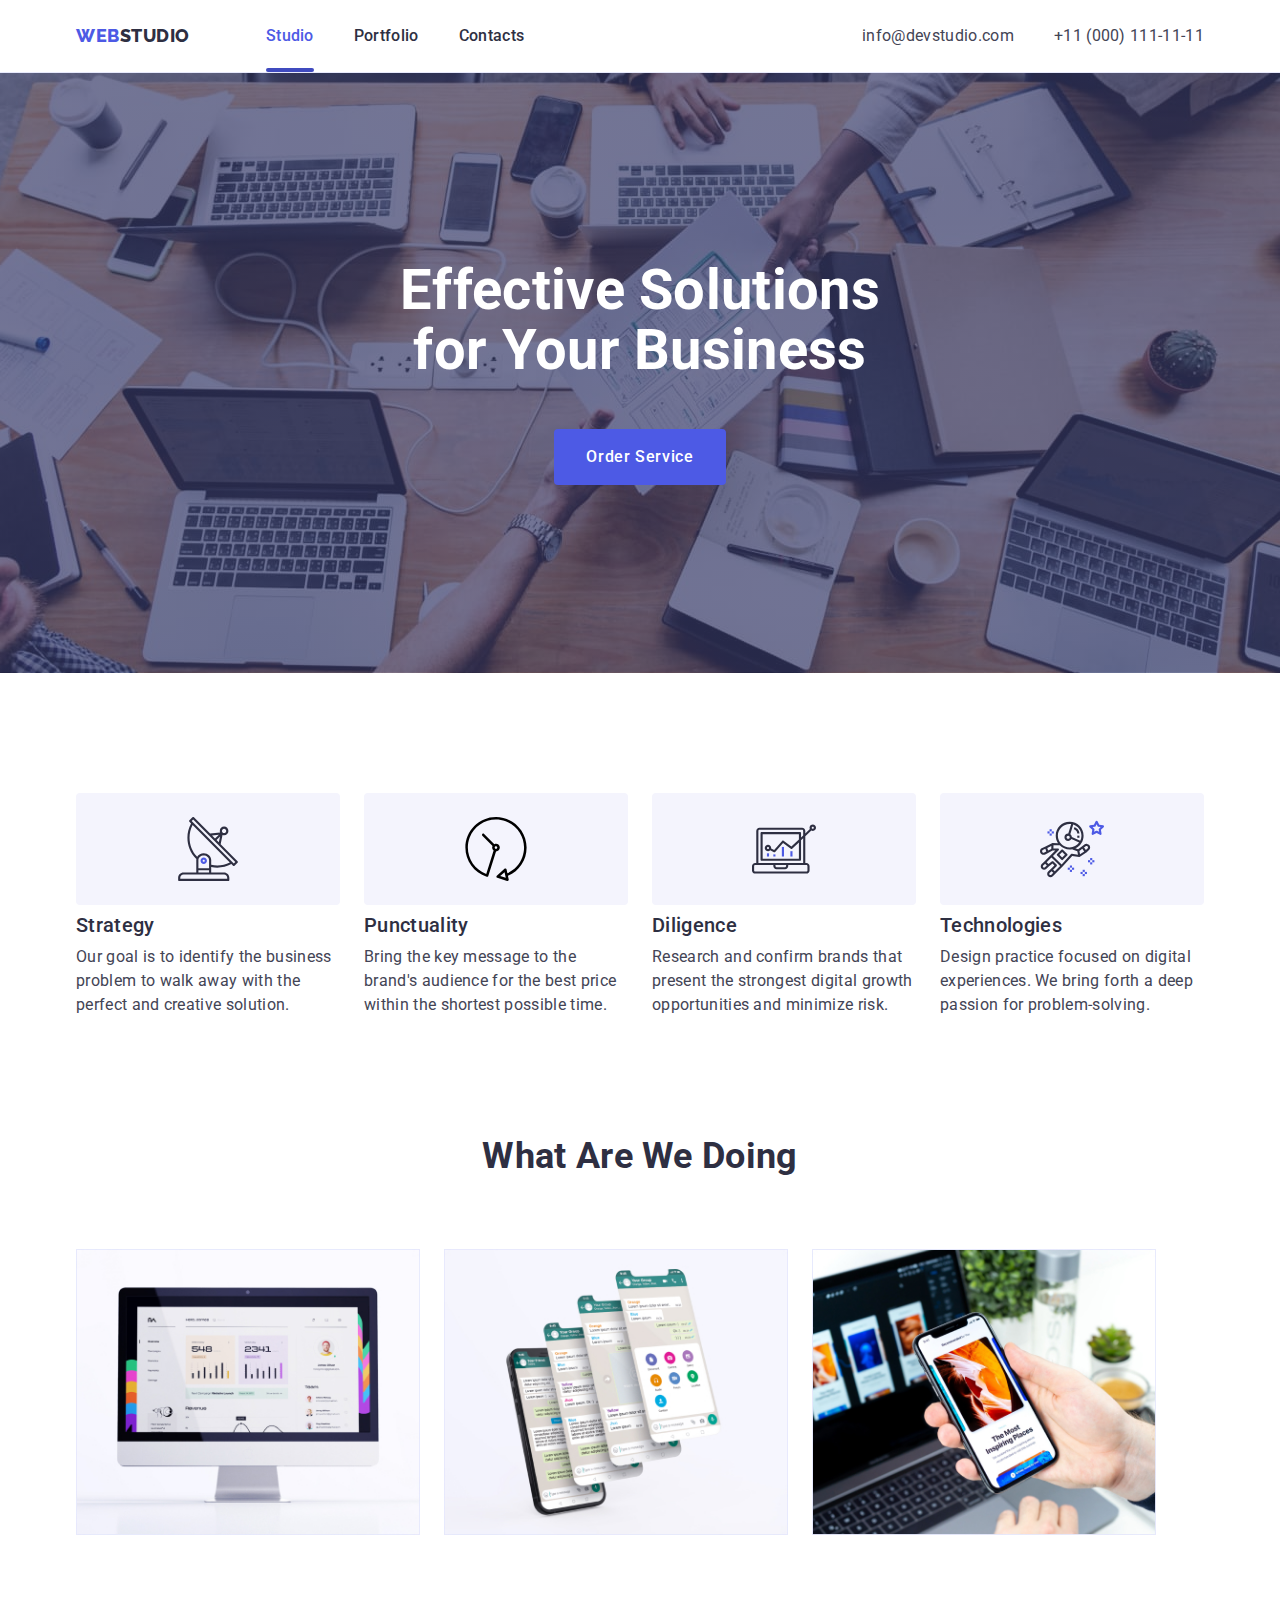
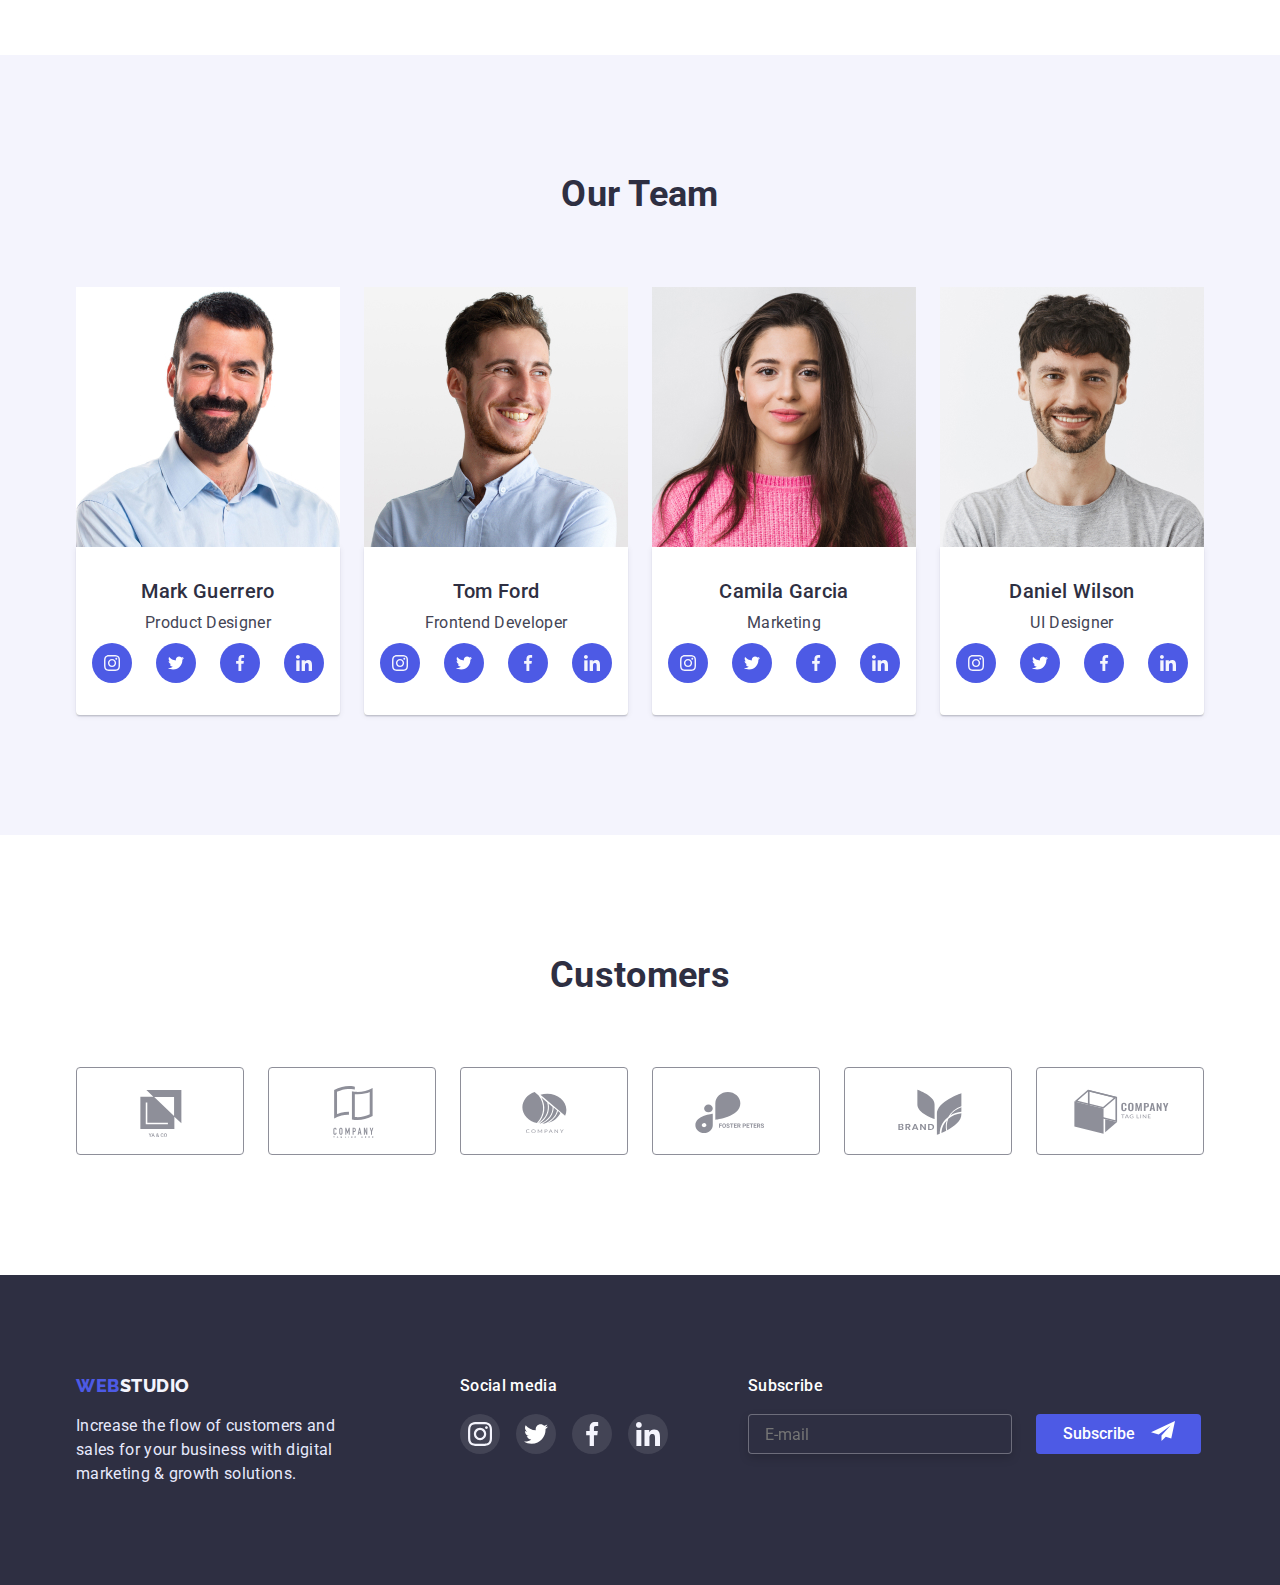
<file: index.html>
<!DOCTYPE html>
<html lang="en">
<head>
  <meta charset="UTF-8" />
  <meta http-equiv="X-UA-Compatible" content="IE=edge" />
  <meta name="viewport" content="width=device-width, initial-scale=1.0" />
  <title>WebStudio</title>
  <link rel="preconnect" href="https://fonts.googleapis.com" />
  <link rel="preconnect" href="https://fonts.gstatic.com" crossorigin />
  <link href="https://fonts.googleapis.com/css2?family=Raleway:wght@800&family=Roboto:wght@400;500;700;900&display=swap"
    rel="stylesheet" />
  <link rel="stylesheet" href="https://cdn.jsdelivr.net/npm/modern-normalize@1.1.0/modern-normalize.min.css" />
  <link rel="stylesheet" href="./css/styles.css" />
</head>

<body>
  <!--Top line-->
  <header class="header">
    <div class="header-container container">
      <a class="logo" href="./index.html">
        WEB<span class="logo-header">STUDIO</span>
      </a>
      <nav class="header-nav">
        <ul class="site-nav">
          <li>
            <a class="site-nav-link link current" href="./index.html">Studio</a>
          </li>
          <li>
            <a class="site-nav-link link" href="./portfolio.html">Portfolio</a>
          </li>
          <li><a class="site-nav-link link" href="">Contacts</a></li>
        </ul>
      </nav>
      <address>
        <ul class="contacts">
          <li>
            <a class="contact-link" href="mailto:info@devstudio.com">info@devstudio.com</a>
          </li>
          <li>
            <a class="contact-link" href="tel:+110001111111">+11 (000) 111-11-11</a>
          </li>
        </ul>
      </address>
    </div>
  </header>
  <!--Hero IMAGE-->
  <main class="main">
    <div class="main-container container"></div>
    <section class="hero">
      <div class="container">
        <h1 class="hero-title">Effective Solutions for Your Business</h1>
        <button class="button-hero" data-modal-open type="button">Order Service</button>
      </div>
    </section>
    <!--Section #1-->
    <section class="feature section">
      <div class="container">
        <h2 class="hidden">Strategy Punctuality Diligence Technologies</h2>
        <ul class="features-list">
          <li class="feature-item">
            <div class="features-item">
              <svg class="feature-icon">
                <use href="./images/svg/icons.svg#icon-antenna"></use>
              </svg>
            </div>
            <h3 class="feature-title">Strategy</h3>
            <p class="feature-text">
              Our goal is to identify the business problem to walk away with
              the perfect and creative solution.
            </p>
          </li>
          <li class="feature-item">
            <div class="features-item">
              <svg class="feature-icon">
                <use href="./images/svg/icons.svg#icon-clock"></use>
              </svg>
            </div>
            <h3 class="feature-title">Punctuality</h3>
            <p class="feature-text">
              Bring the key message to the brand's audience for the best price
              within the shortest possible time.
            </p>
          </li>
          <li class="feature-item">
            <div class="features-item">
              <svg class="feature-icon">
                <use href="./images/svg/icons.svg#icon-diagram"></use>
              </svg>
            </div>

            <h3 class="feature-title">Diligence</h3>
            <p class="feature-text">
              Research and confirm brands that present the strongest digital
              growth opportunities and minimize risk.
            </p>
          </li>
          <li class="feature-item">
            <div class="features-item">
              <svg class="feature-icon">
                <use href="./images/svg/icons.svg#icon-astronaut"></use>
              </svg>
            </div>

            <h3 class="feature-title">Technologies</h3>
            <p class="feature-text">
              Design practice focused on digital experiences. We bring forth a
              deep passion for problem-solving.
            </p>
          </li>
        </ul>
      </div>
    </section>
    <!--Section 2-->
    <section class="work section">
      <div class="container">
        <h2 class="work-title">What are we doing</h2>
        <ul class="work-list">
          <li class="work-item">
            <img src="./images/Section_2/img_1.jpg" alt="examples of work" width="360" height="300" />
          </li>
          <li class="work-item">
            <img src="./images/Section_2/img_2.jpg" alt="examples of work" width="360" height="300" />
          </li>
          <li class="work-item">
            <img src="./images/Section_2/img_3.jpg" alt="examples of work" width="360" height="300" />
          </li>
        </ul>
      </div>
    </section>
    <!--Section 3-->
    <section class="team section">
      <div class="container">
        <h2 class="team-title">Our Team</h2>
        <ul class="team-list">
          <li class="team-member">
            <img src="./images/Section_3/Mark_Guerrero.jpg" alt="foto Mark Guerrero" width="264" height="260" />
            <div class="txt-content">
              <h3 class="team-member-title">Mark Guerrero</h3>
              <p class="team-text">Product Designer</p>
              <ul class="socials list">
                <li class="social-item">
                  <a class="social-link link" href="https://www.instagram.com/" aria-label="instagram" target="_blank"
                    rel="noreferrer noopener">
                    <svg class="social-icon" width="16" height="16">
                      <use href="./images/svg/icons.svg#icon-instagram"></use>
                    </svg>
                  </a>
                </li>
                <li class="social-item">
                  <a class="social-link link" href="https://twitter.com/" aria-label="twitter" target="_blank"
                    rel="noreferrer noopener">
                    <svg class="social-icon" width="16" height="16">
                      <use href="./images/svg/icons.svg#icon-twitter"></use>
                    </svg>
                  </a>
                </li>
                <li class="social-item">
                  <a class="social-link link" href="https://www.facebook.com/" aria-label="facebook" target="_blank"
                    rel="noreferrer noopener">
                    <svg class="social-icon" width="16" height="16">
                      <use href="./images/svg/icons.svg#icon-facebook"></use>
                    </svg>
                  </a>
                </li>
                <li class="social-item">
                  <a class="social-link link" href="https://www.linkedin.com" aria-label="linkedin" target="_blank"
                    rel="noreferrer noopener">
                    <svg class="social-icon" width="16" height="16">
                      <use href="./images/svg/icons.svg#icon-linkedin"></use>
                    </svg>
                  </a>
                </li>
              </ul>
            </div>
          </li>
          <li class="team-member">
            <img src="./images/Section_3/Tom_Ford.jpg" alt="foto Tom Ford" width="264" height="260" />
            <div class="txt-content">
              <h3 class="team-member-title">Tom Ford</h3>
              <p class="team-text">Frontend Developer</p>
              <ul class="socials list">
                <li class="social-item">
                  <a class="social-link link" href="https://www.instagram.com/" aria-label="instagram" target="_blank"
                    rel="noreferrer noopener">
                    <svg class="social-icon" width="16" height="16">
                      <use href="./images/svg/icons.svg#icon-instagram"></use>
                    </svg>
                  </a>
                </li>
                <li class="social-item">
                  <a class="social-link link" href="https://twitter.com/" aria-label="twitter" target="_blank"
                    rel="noreferrer noopener">
                    <svg class="social-icon" width="16" height="16">
                      <use href="./images/svg/icons.svg#icon-twitter"></use>
                    </svg>
                  </a>
                </li>
                <li class="social-item">
                  <a class="social-link link" href="https://www.facebook.com/" aria-label="facebook" target="_blank"
                    rel="noreferrer noopener">
                    <svg class="social-icon" width="16" height="16">
                      <use href="./images/svg/icons.svg#icon-facebook"></use>
                    </svg>
                  </a>
                </li>
                <li class="social-item">
                  <a class="social-link link" href="https://www.linkedin.com" aria-label="linkedin" target="_blank"
                    rel="noreferrer noopener">
                    <svg class="social-icon" width="16" height="16">
                      <use href="./images/svg/icons.svg#icon-linkedin"></use>
                    </svg>
                  </a>
                </li>
              </ul>
            </div>
          </li>
          <li class="team-member">
            <img src="./images/Section_3/Camila_Garcia.jpg" alt="foto Camila Garcia" width="264" height="260" />
            <div class="txt-content">
              <h3 class="team-member-title">Camila Garcia</h3>
              <p class="team-text">Marketing</p>
              <ul class="socials list">
                <li class="social-item">
                  <a class="social-link link" href="https://www.instagram.com/" aria-label="instagram" target="_blank"
                    rel="noreferrer noopener">
                    <svg class="social-icon" width="16" height="16">
                      <use href="./images/svg/icons.svg#icon-instagram"></use>
                    </svg>
                  </a>
                </li>
                <li class="social-item">
                  <a class="social-link link" href="https://twitter.com/" aria-label="twitter" target="_blank"
                    rel="noreferrer noopener">
                    <svg class="social-icon" width="16" height="16">
                      <use href="./images/svg/icons.svg#icon-twitter"></use>
                    </svg>
                  </a>
                </li>
                <li class="social-item">
                  <a class="social-link link" href="https://www.facebook.com/" aria-label="facebook" target="_blank"
                    rel="noreferrer noopener">
                    <svg class="social-icon" width="16" height="16">
                      <use href="./images/svg/icons.svg#icon-facebook"></use>
                    </svg>
                  </a>
                </li>
                <li class="social-item">
                  <a class="social-link link" href="https://www.linkedin.com" aria-label="linkedin" target="_blank"
                    rel="noreferrer noopener">
                    <svg class="social-icon" width="16" height="16">
                      <use href="./images/svg/icons.svg#icon-linkedin"></use>
                    </svg>
                  </a>
                </li>
              </ul>
            </div>
          </li>
          <li class="team-member">
            <img src="./images/Section_3/Daniel_Wilson.jpg" alt="foto Daniel Wilson" width="264" height="260" />
            <div class="txt-content">
              <h3 class="team-member-title">Daniel Wilson</h3>
              <p class="team-text">UI Designer</p>
              <ul class="socials list">
                <li class="social-item">
                  <a class="social-link link" href="https://www.instagram.com/" aria-label="instagram" target="_blank"
                    rel="noreferrer noopener">
                    <svg class="social-icon" width="16" height="16">
                      <use href="./images/svg/icons.svg#icon-instagram"></use>
                    </svg>
                  </a>
                </li>
                <li class="social-item">
                  <a class="social-link link" href="https://twitter.com/" aria-label="twitter" target="_blank"
                    rel="noreferrer noopener">
                    <svg class="social-icon" width="16" height="16">
                      <use href="./images/svg/icons.svg#icon-twitter"></use>
                    </svg>
                  </a>
                </li>
                <li class="social-item">
                  <a class="social-link link" href="https://www.facebook.com/" aria-label="facebook" target="_blank"
                    rel="noreferrer noopener">
                    <svg class="social-icon" width="16" height="16">
                      <use href="./images/svg/icons.svg#icon-facebook"></use>
                    </svg>
                  </a>
                </li>
                <li class="social-item">
                  <a class="social-link link" href="https://www.linkedin.com" aria-label="linkedin" target="_blank"
                    rel="noreferrer noopener">
                    <svg class="social-icon" width="16" height="16">
                      <use href="./images/svg/icons.svg#icon-linkedin"></use>
                    </svg>
                  </a>
                </li>
              </ul>
            </div>
          </li>
        </ul>
      </div>
    </section>
    <!-- Customers -->
    <div class="customers">
      <section class="customers section">
        <div class="container">
          <h2 class="customers-title">Customers</h2>
          <ul class="customers-list">
            <li class="customer">
              <a class="customer-link" href="">
                <svg class="customer-logo" width="104" height="56">
                  <use href="./images/svg/icons.svg#icon-ya_co"></use>
                </svg>
              </a>
            </li>
            <li class="customer">
              <a class="customer-link" href="">
                <svg class="customer-logo" width="104" height="56">
                  <use href="./images/svg/icons.svg#icon-tagline_here"></use>
                </svg>
              </a>
            </li>
            <li class="customer">
              <a class="customer-link" href="">
                <svg class="customer-logo" width="104" height="56">
                  <use href="./images/svg/icons.svg#icon-company"></use>
                </svg>
              </a>
            </li>
            <li class="customer">
              <a class="customer-link" href="">
                <svg class="customer-logo" width="104" height="56">
                  <use href="./images/svg/icons.svg#icon-foster_peters"></use>
                </svg>
              </a>
            </li>
            <li class="customer">
              <a class="customer-link" href="">
                <svg class="customer-logo" width="104" height="56">
                  <use href="./images/svg/icons.svg#icon-brand"></use>
                </svg>
              </a>
            </li>
            <li class="customer">
              <a class="customer-link" href="">
                <svg class="customer-logo" width="104" height="56">
                  <use href="./images/svg/icons.svg#icon-tag_line"></use>
                </svg>
              </a>
            </li>
          </ul>
        </div>
      </section>
    </div>
  </main>
  <!--Footer-->
  <footer class="footer">
    <div class="container footer-box">
      <div class="footer-container">
        <a class="logo" href="./index.html">
          WEB<span class="logo-footer">STUDIO</span>
        </a>
        <p class="footer-text">
          Increase the flow of customers and sales for your business with
          digital marketing & growth solutions.
        </p>
      </div>
      <div class="social-media">
        <h3 class="social-txt">Social media</h3>
        <ul class="socials list-footer">
          <li class="social-item-footer">
            <a class="social-link footer-link" href="https://www.instagram.com/" aria-label="instagram" target="_blank"
              rel="noreferrer noopener">
              <svg class="social-icon" width="24" height="24">
                <use href="./images/svg/icons.svg#icon-instagram"></use>
              </svg>
            </a>
          </li>
          <li class="social-item-footer">
            <a class="social-link footer-link" href="https://twitter.com/" aria-label="twitter" target="_blank"
              rel="noreferrer noopener">
              <svg class="social-icon" width="24" height="24">
                <use href="./images/svg/icons.svg#icon-twitter"></use>
              </svg>
            </a>
          </li>
          <li class="social-item-footer">
            <a class="social-link footer-link" href="https://www.facebook.com/" aria-label="facebook" target="_blank"
              rel="noreferrer noopener">
              <svg class="social-icon" width="24" height="24">
                <use href="./images/svg/icons.svg#icon-facebook"></use>
              </svg>
            </a>
          </li>
          <li class="social-item-footer">
            <a class="social-link footer-link" href="https://www.linkedin.com" aria-label="linkedin" target="_blank"
              rel="noreferrer noopener">
              <svg class="social-icon" width="24" height="24">
                <use href="./images/svg/icons.svg#icon-linkedin"></use>
              </svg>
            </a>
          </li>
        </ul>
      </div>
      <div class="subscribe">
        <h3 class="footer-title">Subscribe</h3>
        <form class="subscribe-form">
          <input type="email" name="email" class="email-txt" placeholder="E-mail" required />
          <button class="button-footer" type="submit">
            <span class="btn-footer-txt">Subscribe</span>
            <span class="btn-footer-svg">
              <svg class="btn-footer-svg" width="24" height="24">
                <use href="./images/svg/icons.svg#icon-icon_send"></use>
              </svg>
            </span>
          </button>
        </form>
      </div>
    </div>
  </footer>
  <!-- MODAL -->
  <div class="backdrop is-hidden" data-modal>
    <div class="modal">
      <button type="button" data-modal-close class="modal-button">
        <svg class="icon-modal-button">
          <use href="././images/svg/icons.svg#icon-close-modal-button"></use>
        </svg>
      </button>
      <form class="modal-form">
        <p class="modal-title">Leave your contacts and we will call you back</p>
        <label class="modal-form-field">
          <span class="modal-form-input-desc">Name</span>
          <span class="modal-form-input-wrapper">
            <input type="text" name="user_name" class="modal-form-input" required pattern="[a-zA-Zа-ЯА-Я]+"
              minlength="2">
            <svg class="modal-form-input-icon" width="18" height="18">
              <use href="./images/svg/icons.svg#icon-person-black"></use>
            </svg>
          </span>
        </label>
        <label class="modal-form-field">
          <span class="modal-form-input-desc">Phone</span>
          <span class="modal-form-input-wrapper">
            <input type="tel" name="user_phone" class="modal-form-input" required
              pattern="[0-9]{3}-[0-9]{3}-[0-9]{2}-[0-9}{2}" title="xxx-xxx-xx-xxx">
            <svg class="modal-form-input-icon" width="18" height="18">
              <use href="./images/svg/icons.svg#icon-phone"></use>
            </svg>
          </span>
        </label>
        <label class="modal-form-field">
          <span class="modal-form-input-desc">Email</span>
          <span class="modal-form-input-wrapper">
            <input type="email" class="modal-form-input">
            <svg class="modal-form-input-icon" width="18" height="18">
              <use href="./images/svg/icons.svg#icon-email"></use>
            </svg>
          </span>
        </label>
        <label class="modal-form-field">
          <span class="modal-form-input-desc">Comment</span>
          <textarea name="user-massege" class="modal-form-massege" placeholder="Text input"></textarea>
        </label>
        <label class="accept-group">
          <input type="checkbox" class="accept-check" />
          <span class="accept-txt">I accept the terms and conditions of the
            <a href="" class="accept-policy">Privacy Policy</a>
          </span>
        </label>
        <button type="submit" class="modal-form-submit">Send</button>
      </form>
    </div>
  </div>
  <script src="./js/modal.js"></script>
</body>
</html>
</file>
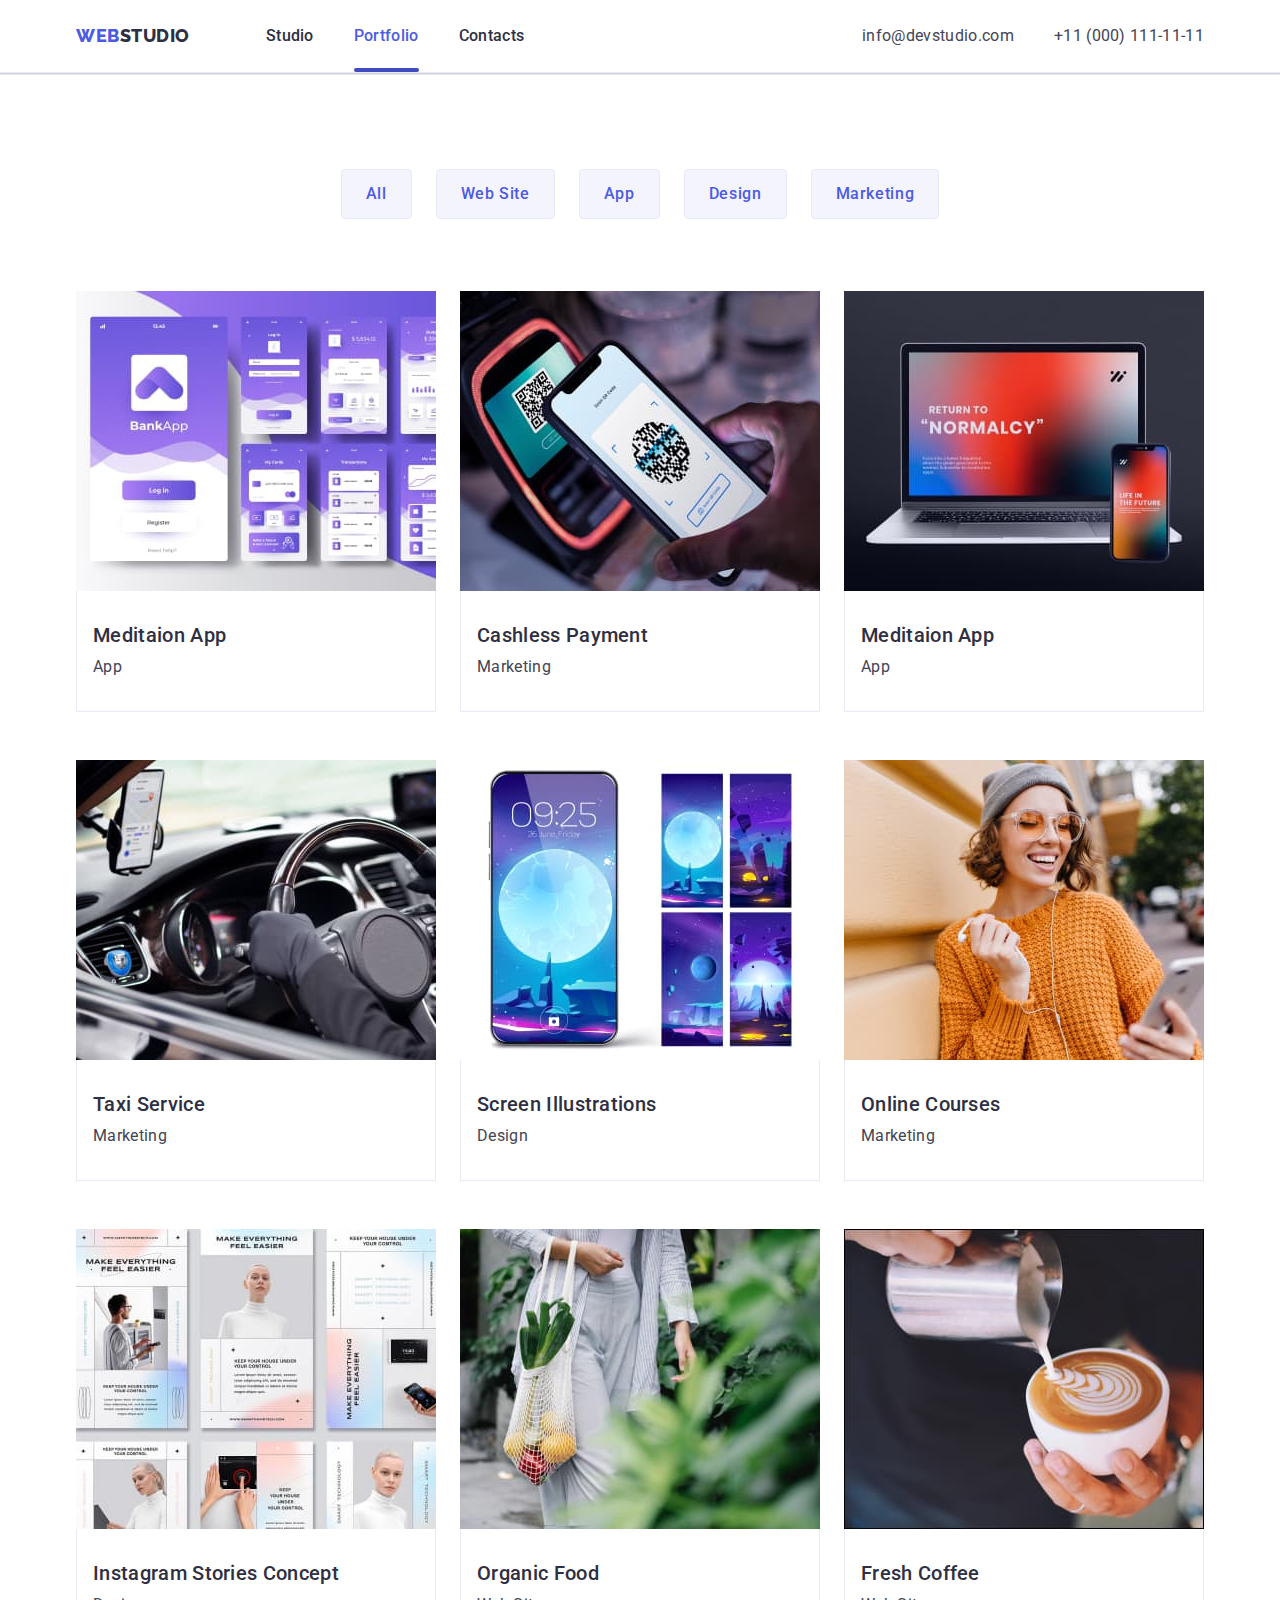
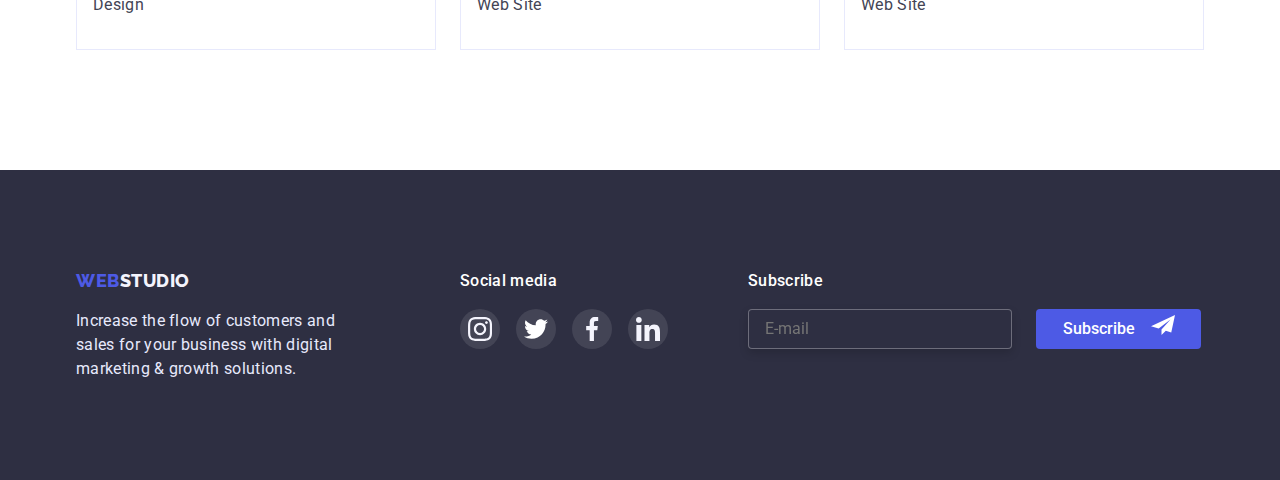
<file: portfolio.html>
<!DOCTYPE html>
<html lang="en">
  <head>
    <meta charset="UTF-8" />
    <meta http-equiv="X-UA-Compatible" content="IE=edge" />
    <meta name="viewport" content="width=device-width, initial-scale=1.0" />
    <title>WebStudio</title>
    <link rel="preconnect" href="https://fonts.googleapis.com" />
    <link rel="preconnect" href="https://fonts.gstatic.com" crossorigin />
    <link
      href="https://fonts.googleapis.com/css2?family=Raleway:wght@800&family=Roboto:wght@400;500;700;900&display=swap"
      rel="stylesheet"
    />
    <link
      rel="stylesheet"
      href="https://cdn.jsdelivr.net/npm/modern-normalize@1.1.0/modern-normalize.min.css"
    />
    <link rel="stylesheet" href="./css/styles.css" />
  </head>

  <body>
    <!--Top line-->
    <header class="header">
        <div class="header-container container">
          <a class="logo" href="./index.html">
            WEB<span class="logo-header">STUDIO</span>
          </a>
          <nav class="header-nav">
            <ul class="site-nav">
              <li>
                <a class="site-nav-link link" href="./index.html"
                  >Studio</a
                >
              </li>
              <li>
                <a class="site-nav-link link current" href="./portfolio.html"
                  >Portfolio</a
                >
              </li>
              <li><a class="site-nav-link link" href="">Contacts</a></li>
            </ul>
          </nav>
          <address>
            <ul class="contacts">
              <li>
                <a class="contact-link" href="mailto:info@devstudio.com"
                  >info@devstudio.com</a
                >
              </li>
              <li>
                <a class="contact-link" href="tel:+110001111111"
                  >+11 (000) 111-11-11</a
                >
              </li>
            </ul>
          </address>
        </div>
      </header>
    <!--Portfolio-->
    <main class="main">
      <section class="project">
        <div class="container">
          <h1 class="hidden">Our Work</h1>
          <ul class="filters">
            <li><button class="filter-btn" type="button">All</button></li>
            <li><button class="filter-btn" type="button">Web Site</button></li>
            <li><button class="filter-btn" type="button">App</button></li>
            <li><button class="filter-btn" type="button">Design</button></li>
            <li><button class="filter-btn" type="button">Marketing</button></li>
          </ul>
          <ul class="project-list">
            <li class="project-item">
              <div class="item-box">
                <a href="" class="project-card">
                  <div class="overlay">
                    <img
                      class="project-img"
                      src="./images/portfolio/banking_app.jpg"
                      alt="Bank App"
                      width="360"
                      height="300"
                    />
                    <div class="box-overlay">
                      <p class="overlay-text">
                        14 Stylish and User-Friendly App Design Concepts · Task
                        Manager App · Calorie Tracker App · Exotic Fruit
                        Ecommerce App · Cloud Storage App
                      </p>
                    </div>
                  </div>
                  <div class="card-txt">
                    <h2 class="project-title">Meditaion App</h2>
                    <p class="project-text">App</p>
                  </div>
                </a>
              </div>
            </li>

            <li class="project-item">
              <div class="item-box">
                <a href="" class="project-card">
                  <div class="overlay">
                    <img
                      class="project-img"
                      src="./images/portfolio/cashless_payment.jpg"
                      alt="payment by phone"
                      width="360"
                    />
                    <div class="box-overlay">
                      <p class="overlay-text">
                        14 Stylish and User-Friendly App Design Concepts · Task
                        Manager App · Calorie Tracker App · Exotic Fruit
                        Ecommerce App · Cloud Storage App
                      </p>
                    </div>
                  </div>
                  <div class="card-txt">
                    <h2 class="project-title">Cashless Payment</h2>
                    <p class="project-text">Marketing</p>
                  </div>
                </a>
              </div>
            </li>

            <li class="project-item">
              <div class="item-box">
                <a href="" class="project-card">
                  <div class="overlay">
                    <img
                      class="project-img"
                      src="./images/portfolio/meditaion_app.jpg"
                      alt="Meditation"
                      width="360"
                      height="300"
                    />
                    <div class="box-overlay">
                      <p class="overlay-text">
                        14 Stylish and User-Friendly App Design Concepts · Task
                        Manager App · Calorie Tracker App · Exotic Fruit
                        Ecommerce App · Cloud Storage App
                      </p>
                    </div>
                  </div>
                  <div class="card-txt">
                    <h2 class="project-title">Meditaion App</h2>
                    <p class="project-text">App</p>
                  </div>
                </a>
              </div>
            </li>

            <li class="project-item">
              <div class="item-box">
                <a href="" class="project-card">
                  <div class="overlay">
                    <img
                      class="project-img"
                      src="./images/portfolio/taxi_service.jpg"
                      alt="taxi car"
                      width="360"
                      height="300"
                    />
                    <div class="box-overlay">
                      <p class="overlay-text">
                        14 Stylish and User-Friendly App Design Concepts · Task
                        Manager App · Calorie Tracker App · Exotic Fruit
                        Ecommerce App · Cloud Storage App
                      </p>
                    </div>
                  </div>
                  <div class="card-txt">
                    <h2 class="project-title">Taxi Service</h2>
                    <p class="project-text">Marketing</p>
                  </div>
                </a>
              </div>
            </li>

            <li class="project-item">
              <div class="item-box">
                <a href="" class="project-card">
                  <div class="overlay">
                    <img
                      class="project-img"
                      src="./images/portfolio/screen_illustrations.jpg"
                      alt="phone wallpaper"
                      width="360"
                      height="300"
                    />
                    <div class="box-overlay">
                      <p class="overlay-text">
                        14 Stylish and User-Friendly App Design Concepts · Task
                        Manager App · Calorie Tracker App · Exotic Fruit
                        Ecommerce App · Cloud Storage App
                      </p>
                    </div>
                  </div>
                  <div class="card-txt">
                    <h2 class="project-title">Screen Illustrations</h2>
                    <p class="project-text">Design</p>
                  </div>
                </a>
              </div>
            </li>
            <li class="project-item">
              <div class="item-box">
                <a href="" class="project-card">
                  <div class="overlay">
                    <img
                      class="project-img"
                      src="./images/portfolio/online_courses.jpg"
                      alt="student"
                      width="360"
                      height="300"
                    />
                    <div class="box-overlay">
                      <p class="overlay-text">
                        14 Stylish and User-Friendly App Design Concepts · Task
                        Manager App · Calorie Tracker App · Exotic Fruit
                        Ecommerce App · Cloud Storage App
                      </p>
                    </div>
                  </div>
                  <div class="card-txt">
                    <h2 class="project-title">Online Courses</h2>
                    <p class="project-text">Marketing</p>
                  </div>
                </a>
              </div>
            </li>
            <li class="project-item">
              <div class="item-box">
                <a href="" class="project-card">
                  <div class="overlay">
                    <img
                      class="project-img"
                      src="./images/portfolio/instagram_stories_concept.jpg"
                      alt="Instagram Stories"
                      width="360"
                      height="300"
                    />
                    <div class="box-overlay">
                      <p class="overlay-text">
                        14 Stylish and User-Friendly App Design Concepts · Task
                        Manager App · Calorie Tracker App · Exotic Fruit
                        Ecommerce App · Cloud Storage App
                      </p>
                    </div>
                  </div>
                  <div class="card-txt">
                    <h2 class="project-title">Instagram Stories Concept</h2>
                    <p class="project-text">Design</p>
                  </div>
                </a>
              </div>
            </li>
            <li class="project-item">
              <div class="item-box">
                <a href="" class="project-card">
                  <div class="overlay">
                    <img
                      class="project-img"
                      src="./images/portfolio/organic_food.jpg"
                      alt="food bag"
                      width="360"
                      height="300"
                    />
                    <div class="box-overlay">
                      <p class="overlay-text">
                        14 Stylish and User-Friendly App Design Concepts · Task
                        Manager App · Calorie Tracker App · Exotic Fruit
                        Ecommerce App · Cloud Storage App
                      </p>
                    </div>
                  </div>
                  <div class="card-txt">
                    <h2 class="project-title">Organic Food</h2>
                    <p class="project-text">Web Site</p>
                  </div>
                </a>
              </div>
            </li>
            <li class="project-item">
              <div class="item-box">
                <a href="" class="project-card">
                  <div class="overlay">
                    <img
                      class="project-img"
                      src="./images/portfolio/fresh_coffee.jpg"
                      alt="a cup of coffee"
                      width="360"
                      height="300"
                    />
                    <div class="box-overlay">
                      <p class="overlay-text">
                        14 Stylish and User-Friendly App Design Concepts · Task
                        Manager App · Calorie Tracker App · Exotic Fruit
                        Ecommerce App · Cloud Storage App
                      </p>
                    </div>
                  </div>
                  <div class="card-txt">
                    <h2 class="project-title">Fresh Coffee</h2>
                    <p class="project-text">Web Site</p>
                  </div>
                </a>
              </div>
            </li>
          </ul>
        </div>
      </section>
    </main>
    <!--Footer Portfolio-->
    <footer class="footer">
      <div class="container footer-box">
        <div class="footer-container">
          <a class="logo" href="./index.html">
            WEB<span class="logo-footer">STUDIO</span>
          </a>
          <p class="footer-text">
            Increase the flow of customers and sales for your business with
            digital marketing & growth solutions.
          </p>
        </div>
        <div class="social-media">
          <h3 class="social-txt">Social media</h3>
          <ul class="socials list-footer">
            <li class="social-item-footer">
              <a class="social-link footer-link" href="https://www.instagram.com/" aria-label="instagram" target="_blank"
                rel="noreferrer noopener">
                <svg class="social-icon" width="24" height="24">
                  <use href="./images/svg/icons.svg#icon-instagram"></use>
                </svg>
              </a>
            </li>
            <li class="social-item-footer">
              <a class="social-link footer-link" href="https://twitter.com/" aria-label="twitter" target="_blank"
                rel="noreferrer noopener">
                <svg class="social-icon" width="24" height="24">
                  <use href="./images/svg/icons.svg#icon-twitter"></use>
                </svg>
              </a>
            </li>
            <li class="social-item-footer">
              <a class="social-link footer-link" href="https://www.facebook.com/" aria-label="facebook" target="_blank"
                rel="noreferrer noopener">
                <svg class="social-icon" width="24" height="24">
                  <use href="./images/svg/icons.svg#icon-facebook"></use>
                </svg>
              </a>
            </li>
            <li class="social-item-footer">
              <a class="social-link footer-link" href="https://www.linkedin.com" aria-label="linkedin" target="_blank"
                rel="noreferrer noopener">
                <svg class="social-icon" width="24" height="24">
                  <use href="./images/svg/icons.svg#icon-linkedin"></use>
                </svg>
              </a>
            </li>
          </ul>
        </div>
        <div class="subscribe">
          <h3 class="footer-title">Subscribe</h3>
          <form class="subscribe-form">
            <input type="email" name="email" class="email-txt" placeholder="E-mail" required />
            <button class="button-footer" type="submit">
              <span class="btn-footer-txt">Subscribe</span>
              <span class="btn-footer-svg">
                <svg class="btn-footer-svg" width="24" height="24">
                  <use href="./images/svg/icons.svg#icon-icon_send"></use>
                </svg>
              </span>
            </button>
          </form>
        </div>
      </div>
    </footer>
  </body>
</html>
</file>
<file: css/styles.css>
:root {
  --main-text-color: #2e2f42;
  --text-color: #434455;
  --second-text-color: #e7e9fc;
  --accent-color: #4d5ae5;
  --logo-light-color: #f4f4fd;
  --background-color: #ffffff;
  --background-icon-hover: #31d0aa;
  --second-background-color: #2e2f42;
  --light-background-color: #f4f4fd;
  --button-hover-color: #404bbf;
  --indent: 24px;
  --items-member: 4;
  --items-portfolio: 3;
  --priamyry-font: "Roboto", sans-serif;
  --border-icon-color: #8e8f99;
  --transition: 250ms cubic-bezier(0.4, 0, 0.2, 1) 250ms;
}

body {
  font-family: var(--priamyry-font);
  font-style: normal;
  font-weight: 400;
  font-size: 16px;
  line-height: 1.5;
  letter-spacing: 0.02em;
  color: var(--text-color);
  background-color: var(--background-color);
}

html {
  box-sizing: border-box;
}

*,
*::before,
*::after {
  box-sizing: border-box;
}

/* reset start */

h1,
h2,
h3,
h4,
h5,
h6,
p {
  margin: 0;
}

ul {
  list-style: none;
  padding: 0;
  margin: 0;
}

a {
  text-decoration: none;
}

.hidden {
  position: absolute;
  width: 1px;
  height: 1px;
  margin: -1px;
  border: 0;
  padding: 0;

  white-space: nowrap;
  clip-path: inset(100%);
  clip: rect(0 0 0 0);
  overflow: hidden;
}

.container {
  max-width: 1158px;
  margin: 0 auto;
  padding: 0 15px;
}

/* Top line */

.header {
  /* position: fixed; */
  top: 0;
  right: 0;
  left: 0;
  width: 100%;

  max-width: 1440px;
  margin-left: auto;
  margin-right: auto;


  border-bottom: 1px solid var(--second-text-color);
  box-shadow: 0px 2px 1px rgba(46, 47, 66, 0.08),
    0px 1px 1px rgba(46, 47, 66, 0.16);
  background-color: rgba(255, 255, 255, 1);
  z-index: 1;
}

.header-container {
  display: flex;
  align-items: center;
}

.link.current::after {
  position: absolute;
  content: '';
  display: block;
  bottom: 0;
  width: 100%;
  height: 4px;
  background-color: var(--button-hover-color);
  border-radius: 2px;
}

.logo {
  margin-right: 76px;
  font-family: "Raleway";
  font-style: normal;
  font-weight: 800;
  font-size: 18px;
  line-height: 1.33;
  letter-spacing: 0.03em;
  text-transform: uppercase;
  color: var(--accent-color);
}

.logo-header {
  color: var(--main-text-color);
}

.header-nav {
  margin-right: auto;
}

.site-nav {
  display: flex;
  gap: 40px;
}

.site-nav-link {
  display: block;
  padding-top: 24px;
  padding-bottom: 24px;
  font-weight: 500;
  color: var(--main-text-color);
  transition: var(--transition);
}


.heder-nav-link,
.site-nav-link {
  position: relative;
}

.site-nav-link.current {
  color: var(--accent-color);
}

.site-nav-link:focus,
.site-nav-link:hover {
  color: var(--accent-color);
}

.contacts {
  display: flex;
  align-items: center;
  gap: 40px;
}

.contact-link {
  font-style: normal;
  color: var(--text-color);
  transition: var(--transition);
}

.contact-link:focus,
.contact-link:hover {
  color: var(--accent-color);
}

/* hero image */

.hero {
  padding-top: 188px;
  padding-bottom: 188px;
  background-color: var(--second-background-color);
  text-align: center;

  background-color: var(--dark-bg-cl);
  background-image: linear-gradient(rgba(55, 58, 104, 0.7),
      rgba(55, 58, 104, 0.7)),
    url(../images/people-office.jpg);
  background-repeat: no-repeat;
  background-size: cover;
  background-position: center;
  max-width: 1440px;
  margin-left: auto;
  margin-right: auto;
}

.hero-title {
  width: 494px;
  margin-left: auto;
  margin-right: auto;
  margin-bottom: 48px;
  font-weight: 700;
  font-size: 56px;
  line-height: 1.07;
  color: var(--background-color);
}

.button-hero {
  padding: 16px 32px;
  border: 0;
  border-radius: 4px;
  font-family: var(--priamyry-font);
  font-style: normal;
  font-weight: 500;
  font-size: 16px;
  line-height: 1.5;
  letter-spacing: 0.04em;
  color: var(--background-color);
  background-color: var(--accent-color);
  cursor: pointer;
  transition: var(--transition);
}

.button-hero:hover,
.button-hero:focus {
  background: var(--button-hover-color);
}

/* Section 1 */

.section {
  padding-top: 120px;
  padding-bottom: 120px;
}

.feature {
  padding-bottom: 0;
}

.features-list {
  display: flex;
  gap: 24px;
}

.feature-item {
  width: 264px;
}

.feature-icon {
  width: 64px;
  height: 64px;
}

.features-item {
  display: flex;
  justify-content: center;
  align-items: center;
  width: 264px;
  height: 112px;
  border-radius: 4px;
  background: var(--light-background-color);
  margin-bottom: 8px;
}

.feature-title {
  margin-bottom: 8px;
  font-weight: 500;
  font-size: 20px;
  line-height: 1.2;
  color: var(--main-text-color);
}

/* Section 2 */

.work-title,
.team-title {
  text-align: center;
  margin-bottom: 72px;
  font-weight: 700;
  font-size: 36px;
  line-height: 1.11;
  text-transform: capitalize;
  color: var(--main-text-color);
}

.work-list {
  display: flex;
  flex-wrap: wrap;
  gap: 24px;
}

.work-item {
  width: calc((100% - 4 * 24px) / 3);
}

img {
  display: block;
  max-width: 100%;
  height: auto;
}

/* Section 3  */

.team {
  background-color: var(--light-background-color);
}

.team-list {
  display: flex;
  flex-wrap: wrap;
  gap: 24px;
  text-align: center;
}

.team-member {
  width: calc((100% - 3 * 24px) / 4);
  background-color: var(--background-color);
}

.txt-content {
  padding: 32px 16px;
  box-shadow: 0px 1px 6px rgba(46, 47, 66, 0.08),
    0px 1px 1px rgba(46, 47, 66, 0.16), 0px 2px 1px rgba(46, 47, 66, 0.08);
  border-radius: 0px 0px 4px 4px;
  border-top: none;
}

.team-member-title {
  margin-bottom: 8px;
  font-weight: 500;
  font-size: 20px;
  line-height: 1.2;
  color: var(--main-text-color);
}

.team-text {
  margin-bottom: 8px;
}

.social-txt {
  margin-bottom: 16px;
  color: var(--background-color);
  font-weight: 500;
  font-size: 16px;
}

.socials {
  display: flex;
  gap: 24px;
}

.social-item {
  width: 40px;
  height: 40px;
}

.social-icon {
  fill: var(--background-color);
  /* width: 16px;
  height: 16px; */
}

.social-link {
  display: flex;
  justify-content: center;
  align-items: center;
  width: 100%;
  height: 100%;
  border-radius: 50%;
  background-color: var(--accent-color);
  transition: var(--transition);
}

.social-link:hover,
.social-link:focus {
  background: var(--button-hover-color);
}

.footer-link {
  background-color: rgba(255, 255, 255, 0.1);
}

.footer-link:hover,
.footer-link:focus {
  background-color: var(--background-icon-hover);
}

.footer-link {
  width: 24px;
  height: 24px;
  fill: var(--background-color);
  transition: var(--transition);
}

/* Customers */

.costomers {
  padding-top: 200px;
  padding-bottom: 200px;
}

.customers-title {
  margin-bottom: 72px;
  color: var(--second-background-color);
  font-weight: 700px;
  font-size: 36px;
  line-height: 40px;
  text-align: center;
}

.customers-list {
  display: flex;
  gap: 24px;
}

.customer {
  width: 168px;
  height: 88px;
  cursor: pointer;
}

.customer-link {
  display: flex;
  justify-content: center;
  align-items: center;
  width: 100%;
  height: 100%;
  border-radius: 4px;
  color: var(--border-icon-color);
  border: 1px solid var(--border-icon-color);
  transition: var(--transition);
}

.customer-logo {
  fill: currentColor;
  /* width: 104px;
  height: 56px; */
}

.customer-link:hover,
.customer-link:focus {
  border: 1px solid var(--button-hover-color);
  color: var(--button-hover-color);

}

/* footer */

.footer {
  padding-top: 99px;
  padding-bottom: 99px;
  background-color: var(--second-background-color);
}

.footer,
.main {
  max-width: 1440px;
  margin-left: auto;
  margin-right: auto;
}

.footer-box {
  display: flex;
}

.footer-container {
  width: 264px;
  text-align: left;
  margin-right: 120px;
}

.logo-footer {
  color: var(--logo-light-color);
}

.footer-text {
  width: 264px;
  margin-top: 15px;
  color: var(--second-text-color);
}

.list-footer {
  display: flex;
  gap: 16px;
}

.social-item-footer {
  width: 40px;
  height: 40px;
}

.footer-link {
  display: flex;
  justify-content: center;
  align-items: center;
  width: 100%;
  height: 100%;
  border-radius: 50%;
  background: rgba(255, 255, 255, 0.1);
  fill: var(--background-color);
  transition: var(--transition);
}

.footer-link:hover,
.footer-link:focus {
  background-color: var(--background-icon-hover);
}

.footer-link {
  width: 40px;
  height: 40px;
  fill: var(--background-color);
}

.social-media {
  margin-right: 80px;
}


/* MODAL */

.backdrop {
  position: fixed;
  top: 0;
  left: 0;
  width: 100%;
  height: 100%;
  background-color: rgba(46, 47, 66, 0.4);
  z-index: 1;
  transition: opacity var(--transition), visibility var(--transition);
}

.modal {
  position: absolute;
  top: 50%;
  left: 50%;
  transform: translate(-50%, -50%) scale(1);
  width: 408px;
  height: 576px;
  padding: 15px;
  border-radius: 4px;
  background-color: #fcfcfc;
  box-shadow: 0px 1px 1px rgba(0, 0, 0, 0.14), 0px 1px 3px rgba(0, 0, 0, 0.12),
    0px 2px 1px rgba(0, 0, 0, 0.2);
  background-color: #FCFCFC;
  padding: 72px 24px;
}

.backdrop.is-hidden {
  opacity: 0;
  visibility: hidden;
  pointer-events: none;
}


.modal-button {
  position: absolute;
  top: 24px;
  right: 24px;

  display: flex;
  justify-content: center;
  align-items: center;
  background-color: #E7E9FC;
  border: 1px solid rgba(0, 0, 0, 0.1);
  border-radius: 50%;
  width: 24px;
  height: 24px;
  padding: 0;
  transition: var(--transition);
}

.modal-button:hover,
.modal-button:focus {
  background-color: var(--accent-color);
}

.modal-button:hover,
.modal-button:focus {
  fill: var(--background-color);
}

.icon-modal-button {
  width: 8px;
  height: 8px;
}

/* Modal form */

.modal-title {
  display: block;
  margin-bottom: 16px;
  font-weight: 500;
  font-size: 16px;
  text-align: center;
}

.modal-form {
  display: flex;
  flex-direction: column;
}

.modal-form-field {
  margin-bottom: 8px;
}

.modal-form-input {
  display: block;
  width: 100%;
  height: 40px;
  border: 1px solid rgba(33, 33, 33, 0.2);
  border-radius: 4px;
  padding-left: 38px;
}

.modal-form-input-desc {
  font-size: 12px;
  font-weight: 400;
  line-height: 14px;
  margin-bottom: 40px;
  color: #8E8F99;
}

.modal-form-massege {
  font-weight: 400;
  font-size: 12px;
  line-height: 16px;
  letter-spacing: 0.04em;
  color: rgba(117, 117, 117, 0.5);
  border: 1px solid rgba(33, 33, 33, 0.2);
  border-radius: 4px;
}

.modal-form-submit {
  cursor: pointer;
  width: 169px;
  height: 56px;
  color: #FFFFFF;
  background: var(--accent-color);
  box-shadow: 0px 4px 4px rgba(0, 0, 0, 0.15);
  border-radius: 4px;
}

.modal-form-input-wrapper {
  display: block;
  position: relative;
}

.modal-form-input-icon {
  position: absolute;
  top: 50%;
  left: 16px;
  transform: translate(0, -50%);
  display: block;
  color: #434455;
  transition: var(--transition);
}


.modal-form-input:focus {
  outline: none;
  border-color: var(--accent-color);
  transition: var(--transition);
}

.modal-form-input:focus+.modal-form-input-icon {
  fill: var(--accent-color);
}

.modal-form-massege {
  resize: none;
  width: 100%;
  height: 100px;
  padding: 10px 16px;
  border-radius: 4px;
  color: var(--second-background-color);
  ;
}

.modal-form-massege:focus {
  outline: none;
  border-color: var(--accent-color);
  transition: var(--transition);
}

.modal-form-check-desc::before {
  display: block;
  width: 18px;
  height: 18px;
  border: 1.25px solid #2E2F42;
  border-radius: 2px;
  content: "";
  cursor: pointer;
}

.modal-form-check:checked+.modal-form-check-desc::before {
  background-color: var(--accent-color);
  box-shadow: inset 0 0 0 4px rgba(255, 255, 255);
  background-image: url(./images/svg/click.svg);
}

.accept-group {
  display: flex;
  align-items: center;
  margin-bottom: 24px;
  color: #757575;
  font-size: 12px;
  line-height: 1.33;
  letter-spacing: 0.04em;
}

.accept-check {
  width: 16px;
  height: 16px;
  border: 1.25px solid var(--second-background-color);
  border-radius: 2px;
  transition: border-color, background-color var(--transition);
  appearance: none;
  transition: var(--transition);
}

.accept-check:checked {
  border-color: var(--button-hover-color);
  background-color: var(--button-hover-color);
  background-image: url("data:image/svg+xml,%3Csvg width='10' height='8' viewBox='0 0 10 8' fill='none' xmlns='http://www.w3.org/2000/svg'%3E%3Cpath d='M8.44558 0.255056C8.61838 0.089653 8.84834 -0.00178848 9.08693 2.65108e-05C9.32551 0.0018415 9.55407 0.0967713 9.72436 0.264784C9.89466 0.432797 9.99337 0.660752 9.99968 0.900549C10.006 1.14034 9.91939 1.37323 9.75816 1.55005L4.86357 7.70436C4.7794 7.79551 4.67782 7.86865 4.5649 7.91942C4.45198 7.97018 4.33003 7.99754 4.20636 7.99984C4.08268 8.00214 3.95981 7.97935 3.8451 7.93282C3.73038 7.88629 3.62618 7.81698 3.53872 7.72903L0.292827 4.46564C0.202435 4.38096 0.129933 4.27884 0.0796475 4.16537C0.0293621 4.05191 0.00232279 3.92942 0.000143182 3.80522C-0.00203643 3.68102 0.0206883 3.55765 0.0669613 3.44248C0.113234 3.3273 0.182108 3.22267 0.269473 3.13483C0.356838 3.047 0.460905 2.97775 0.575465 2.93123C0.690026 2.88471 0.812734 2.86186 0.936267 2.86405C1.0598 2.86624 1.18163 2.89343 1.29449 2.94398C1.40734 2.99454 1.50892 3.06743 1.59315 3.15831L4.16189 5.73967L8.42227 0.28219C8.42994 0.272694 8.43813 0.263635 8.4468 0.255056H8.44558Z' fill='%23F4F4FD'/%3E%3C/svg%3E%0A");
  background-position: center;
  background-repeat: no-repeat;
}

.accept-txt {
  margin-left: 8px;
}

.accept-policy {
  text-decoration: underline;
  color: var(--button-hover-color);
}

.modal-form-submit {
  display: block;
  width: 169px;
  height: 56px;
  margin-right: auto;
  margin-left: auto;
  border: 0;
  border-radius: 4px;
  background-color: var(--accent-color);
  color: var(--background-color);
  box-shadow: 0px 4px 4px rgba(0, 0, 0, 0.15);
  font-weight: 500;
  font-style: normal;
  font-size: 16px;
  font-family: var(--priamyry-font);
  line-height: 1.5;
  transition: var(--transition);
}

.modal-form-submit:hover,
.modal-form-submit:focus {
  background-color: var(--button-hover-color);
}

/* Portfolio  */


.project {
  padding-top: 96px;
  padding-bottom: 120px;
}

.filters {
  display: flex;
  align-items: flex-start;
  min-width: 586px;
  justify-content: center;
  gap: 24px;
  margin-bottom: 72px;
}

.filter-btn {
  padding: 12px 24px;
  border: 1px solid #e7e9fc;
  border-radius: 4px;
  font-family: var(--priamyry-font);
  font-style: normal;
  font-weight: 500;
  font-size: 16px;
  line-height: 1.5;
  letter-spacing: 0.04em;
  color: var(--accent-color);
  background-color: var(--light-background-color);
  cursor: pointer;
  transition: var(--transition);
}

.filter-btn:hover,
.filter-btn:focus {
  box-shadow: 0px 3px 1px rgb(0 0 0 / 10%), 0px 2px 1px rgb(0 0 0 / 8%),
    0px 2px 2px rgb(0 0 0 / 12%);
  border-radius: 4px;
  color: var(--background-color);
  background-color: var(--accent-color);
}

/* =========================================================== */

.project-list {
  display: flex;
  flex-wrap: wrap;
  gap: calc(var(--indent) * 2) var(--indent);
}

.project-item {
  display: block;
  flex-basis: calc((100% - (var(--indent) * (var(--items-portfolio) - 1))) / var(--items-portfolio));
  transition: var(--transition);
}

.project-item:hover {
  box-shadow: 0px 1px 6px rgba(46, 47, 66, .08),
    0px 1px 1px rgba(46, 47, 66, .16),
    0px 2px 1px rgba(46, 47, 66, .08);
}


.item-box:hover .box-overlay {
  display: block;
  transform: translatey(0)
}

.overlay {
  position: relative;
  overflow: hidden;
}


/* .project-img {  
} */

.box-overlay {
  position: absolute;
  left: 0;
  bottom: 0;
  width: 100%;
  height: 100%;
  margin: 0;
  list-style: none;
  padding: 40px 32px;
  background-color: var(--accent-color);
  display: none;
  transform: translatey(100%);
  display: flex;
  transition: var(--transition);
}

.overlay-text {
  color: var(--logo-light-color);
}

.card-txt {
  padding: 32px 16px;
  border: 1px solid var(--second-text-color);
  border-top: none;
  background-color: var(--background-color);
}

.project-title {
  margin-bottom: 8px;
  font-weight: 500;
  font-size: 20px;
  line-height: 1.2;
  color: var(--main-text-color);
}

.project-text {
  color: var(--text-color);
}

/* ++++++++++++++++++++++ */
/* .subscribe {
} */

.subscribe-form {
  display: flex;

}

.email-txt {
  padding-left: 16px;
  background-color: var(--main-text-color);
  border: 1px solid rgba(255, 255, 255, 0.3);
  filter: drop-shadow(0px 4px 4px rgba(0, 0, 0, 0.15));
  border-radius: 4px;
  width: 264px;
  height: 40px;
  transition: var(--transition);
}

.footer-title {
  margin-bottom: 16px;
  color: var(--background-color);
  font-weight: 500;
  font-size: 16px;
}

.button-footer {
  display: flex;
  gap: 16px;
  justify-content: center;
  align-items: center;
  width: 165px;
  height: 40px;
  margin-left: 24px;
  border: 0;
  border-radius: 4px;
  background-color: var(--accent-color);
  color: var(--background-color);
  font-weight: 500;
  font-style: normal;
  font-size: 16px;
  font-family: var(--priamyry-font);
  line-height: 1.5;
  transition: var(--transition);
}

.button-footer:hover,
.button-footer:focus {
  background-color: var(--button-hover-color);

}
</file>
